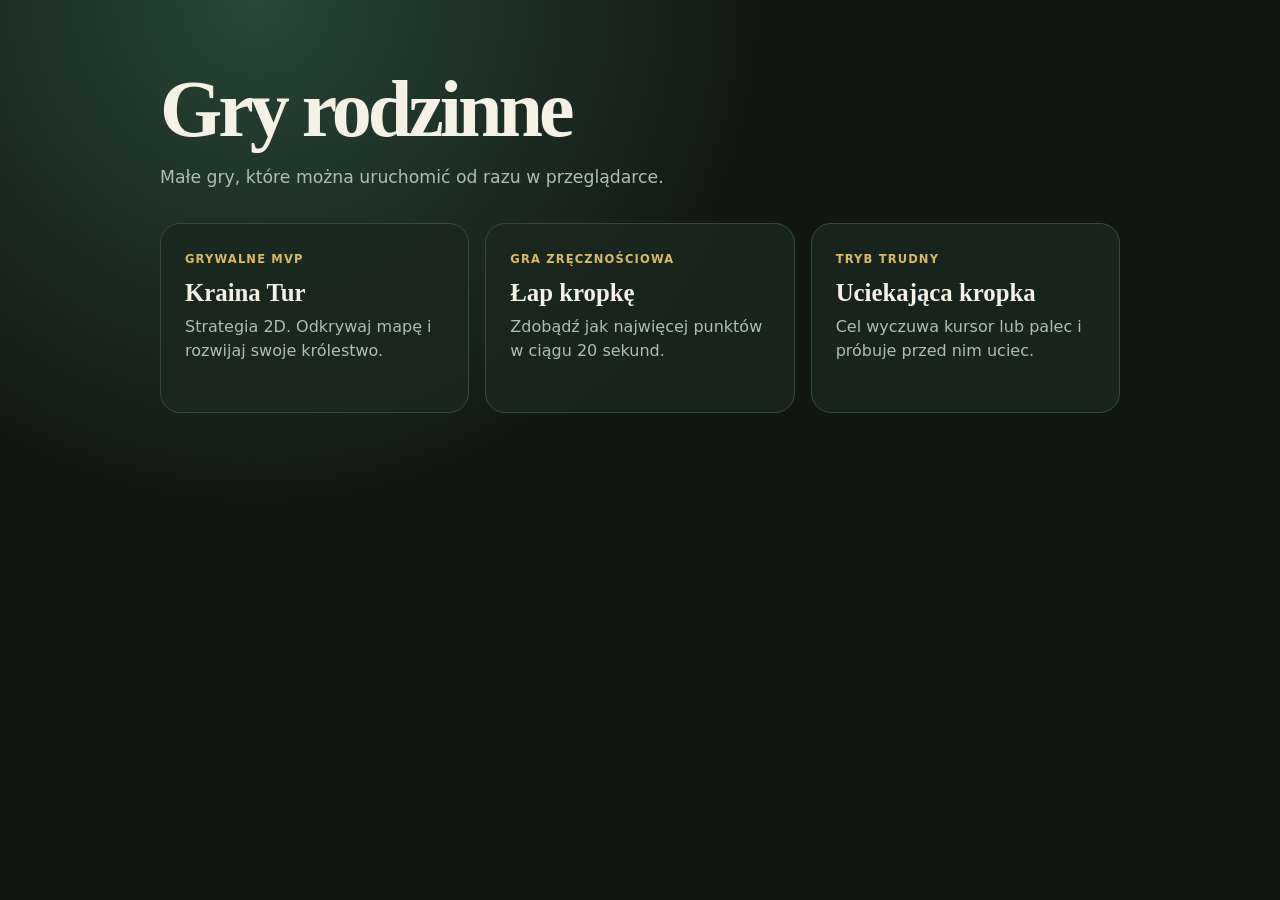
<file: index.html>
<!doctype html>
<html lang="pl">
  <head>
    <meta charset="UTF-8" />
    <meta name="viewport" content="width=device-width, initial-scale=1" />
    <title>Gry rodzinne</title>
    <style>
      :root {
        font-family: Inter, "Segoe UI", system-ui, sans-serif;
        background: #101713;
        color: #f5f1e4;
      }

      * {
        box-sizing: border-box;
      }

      body {
        min-height: 100vh;
        margin: 0;
        background:
          radial-gradient(circle at 20% 0%, #294638 0, transparent 38%),
          #101713;
      }

      main {
        width: min(960px, calc(100% - 32px));
        margin: 0 auto;
        padding: 64px 0;
      }

      h1 {
        margin: 0;
        font-family: Georgia, serif;
        font-size: clamp(2.5rem, 8vw, 5rem);
        letter-spacing: -0.05em;
      }

      .lead {
        max-width: 560px;
        margin: 12px 0 36px;
        color: #aebeb4;
        font-size: 1.08rem;
      }

      .games {
        display: grid;
        grid-template-columns: repeat(auto-fit, minmax(240px, 1fr));
        gap: 16px;
      }

      .game-card {
        min-height: 190px;
        padding: 24px;
        border: 1px solid #354a3e;
        border-radius: 20px;
        background: rgb(25 39 31 / 85%);
        color: inherit;
        text-decoration: none;
        transition: transform 150ms ease, border-color 150ms ease;
      }

      .game-card:hover {
        transform: translateY(-3px);
        border-color: #e2bd6c;
      }

      .game-card span {
        color: #d9b968;
        font-size: 0.72rem;
        font-weight: 800;
        letter-spacing: 0.1em;
        text-transform: uppercase;
      }

      .game-card h2 {
        margin: 12px 0 8px;
        font-family: Georgia, serif;
        font-size: 1.55rem;
      }

      .game-card p {
        margin: 0;
        color: #aebeb4;
        line-height: 1.5;
      }
    </style>
  </head>
  <body>
    <main>
      <h1>Gry rodzinne</h1>
      <p class="lead">Małe gry, które można uruchomić od razu w przeglądarce.</p>

      <section class="games" aria-label="Lista gier">
        <a class="game-card" href="./projekty/strategia-turowa/">
          <span>Grywalne MVP</span>
          <h2>Kraina Tur</h2>
          <p>Strategia 2D. Odkrywaj mapę i rozwijaj swoje królestwo.</p>
        </a>

        <a class="game-card" href="./projekty/lap-kropke/">
          <span>Gra zręcznościowa</span>
          <h2>Łap kropkę</h2>
          <p>Zdobądź jak najwięcej punktów w ciągu 20 sekund.</p>
        </a>

        <a class="game-card" href="./projekty/uciekajaca-kropka/">
          <span>Tryb trudny</span>
          <h2>Uciekająca kropka</h2>
          <p>Cel wyczuwa kursor lub palec i próbuje przed nim uciec.</p>
        </a>
      </section>
    </main>
  </body>
</html>
</file>
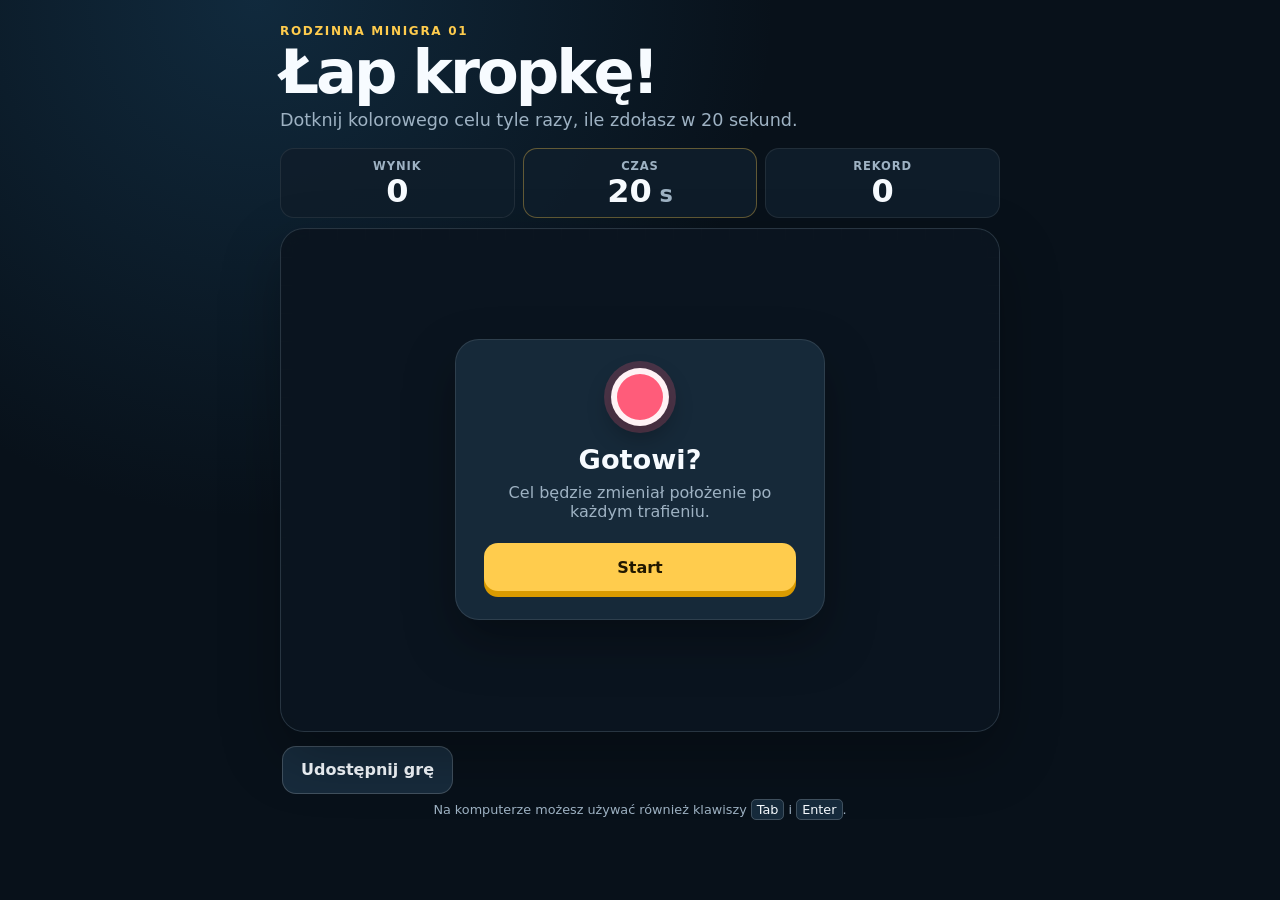
<file: projekty/lap-kropke/index.html>
<!doctype html>
<html lang="pl">
  <head>
    <meta charset="UTF-8" />
    <meta name="viewport" content="width=device-width, initial-scale=1, viewport-fit=cover" />
    <meta name="theme-color" content="#08111a" />
    <meta
      name="description"
      content="Łap kropkę — prosta rodzinna gra zręcznościowa działająca na telefonie i komputerze."
    />
    <title>Łap kropkę!</title>
    <link rel="stylesheet" href="style.css" />
    <script src="game.js" defer></script>
  </head>
  <body>
    <main class="app-shell">
      <header class="game-header">
        <p class="eyebrow">Rodzinna minigra 01</p>
        <h1>Łap kropkę!</h1>
        <p class="intro">Dotknij kolorowego celu tyle razy, ile zdołasz w 20 sekund.</p>
      </header>

      <section class="stats" aria-label="Wyniki gry">
        <div class="stat">
          <span class="stat-label">Wynik</span>
          <strong id="score">0</strong>
        </div>
        <div class="stat stat-time">
          <span class="stat-label">Czas</span>
          <strong><span id="time">20</span><small> s</small></strong>
        </div>
        <div class="stat">
          <span class="stat-label">Rekord</span>
          <strong id="bestScore">0</strong>
        </div>
      </section>

      <section id="arena" class="arena" aria-label="Pole gry">
        <div class="arena-grid" aria-hidden="true"></div>

        <button id="target" class="target" type="button" aria-label="Złap kropkę" hidden>
          <span aria-hidden="true"></span>
        </button>

        <div id="overlay" class="overlay">
          <div class="overlay-card">
            <div class="target-preview" aria-hidden="true"></div>
            <h2 id="overlayTitle">Gotowi?</h2>
            <p id="overlayText">Cel będzie zmieniał położenie po każdym trafieniu.</p>
            <button id="startButton" class="primary-button" type="button">Start</button>
          </div>
        </div>
      </section>

      <section class="actions" aria-label="Dodatkowe działania">
        <button id="shareButton" class="secondary-button" type="button">Udostępnij grę</button>
        <p id="shareStatus" class="share-status" aria-live="polite"></p>
      </section>

      <footer>
        <p>Na komputerze możesz używać również klawiszy <kbd>Tab</kbd> i <kbd>Enter</kbd>.</p>
      </footer>
    </main>
  </body>
</html>
</file>
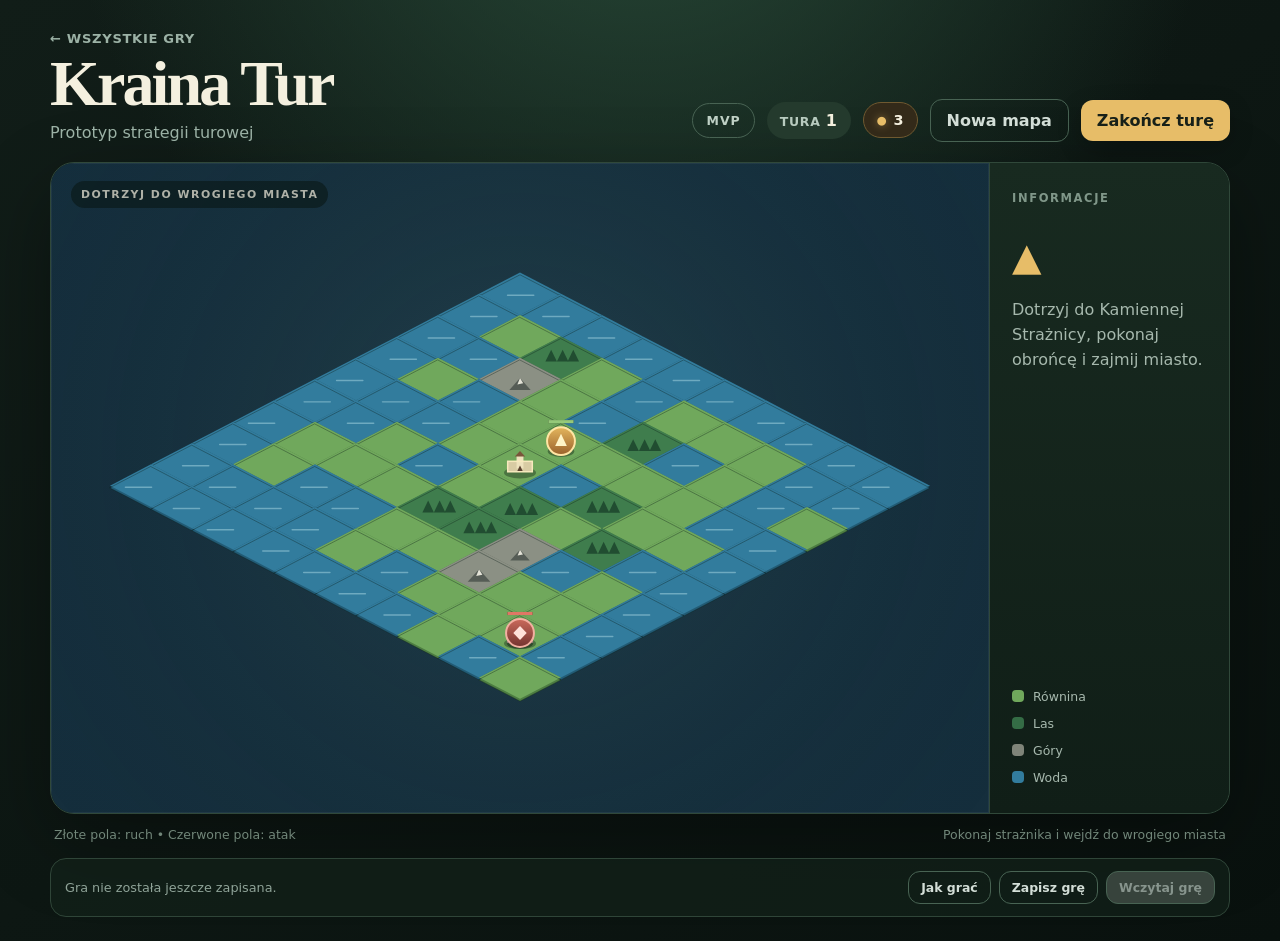
<file: projekty/strategia-turowa/index.html>
<!doctype html>
<html lang="pl">
  <head>
    <meta charset="UTF-8" />
    <meta name="viewport" content="width=device-width, initial-scale=1" />
    <meta name="theme-color" content="#17261f" />
    <meta
      name="description"
      content="Kraina Tur — grywalne MVP rodzinnej strategii turowej 2D."
    />
    <title>Kraina Tur — prototyp strategii</title>
    <link rel="stylesheet" href="./style.css" />
  </head>
  <body>
    <main class="game-shell">
      <header class="topbar">
        <div>
          <a class="back-link" href="../../">← Wszystkie gry</a>
          <h1>Kraina Tur</h1>
          <p class="subtitle">Prototyp strategii turowej</p>
        </div>

        <div class="topbar-actions">
          <span class="stage-badge">MVP</span>
          <span class="turn-badge">Tura <strong id="turn-number">1</strong></span>
          <span class="coin-badge" aria-live="polite">
            <i aria-hidden="true">●</i> <strong id="coin-count">3</strong>
          </span>
          <button id="new-map" class="secondary-button" type="button">Nowa mapa</button>
          <button id="end-turn" type="button">Zakończ turę</button>
        </div>
      </header>

      <section class="play-area" aria-label="Plansza gry">
        <div class="map-frame">
          <canvas
            id="game-map"
            role="img"
            aria-label="Izometryczna mapa. Kliknij lub dotknij pola, aby je wybrać."
          ></canvas>
          <div id="map-instruction" class="map-label">WYBIERZ JEDNOSTKĘ LUB STOLICĘ</div>
        </div>

        <aside class="info-panel" aria-live="polite">
          <p class="eyebrow">Informacje</p>
          <div id="selection-empty" class="empty-selection">
            <span class="selection-icon">▲</span>
            <p id="objective-text">Dotrzyj do Kamiennej Strażnicy, pokonaj obrońcę i zajmij miasto.</p>
          </div>

          <div id="unit-details" class="unit-details" hidden>
            <div class="unit-card">
              <div class="unit-portrait" aria-hidden="true">▲</div>
              <div>
                <strong>Zwiadowca</strong>
                <span id="unit-position">Pole 1, 1</span>
                <span id="unit-health">Życie 3/3</span>
              </div>
            </div>
            <p id="unit-status" class="unit-status">Gotowy do ruchu</p>
          </div>

          <div id="city-details" class="city-details" hidden>
            <div class="city-card">
              <div class="city-portrait" aria-hidden="true">♜</div>
              <div>
                <strong id="city-name">Zielony Gród</strong>
                <span id="city-level">Poziom 1</span>
                <span id="city-owner">Twoje miasto</span>
              </div>
            </div>
            <p id="city-income" class="city-income">Dochód: +2 monety na turę</p>
            <button id="upgrade-city" class="city-upgrade-button" type="button">
              Rozwiń miasto — 5 monet
            </button>
          </div>

          <div id="enemy-details" class="enemy-details" hidden>
            <div class="enemy-card">
              <div class="enemy-portrait" aria-hidden="true">◆</div>
              <div>
                <strong>Strażnik</strong>
                <span id="enemy-position">Pole 1, 1</span>
                <span id="enemy-health">Życie 3/3</span>
              </div>
            </div>
            <p class="enemy-status">Strażnik ściga zwiadowcę i atakuje, gdy znajdzie się na sąsiednim polu.</p>
          </div>

          <div id="result-details" class="result-details" hidden>
            <span id="result-icon" class="result-icon" aria-hidden="true">★</span>
            <strong id="result-title">Zwycięstwo</strong>
            <p id="result-message">Kamienna Strażnica należy do Ciebie.</p>
            <button id="restart-game" type="button">Zagraj ponownie</button>
          </div>

          <div id="selection-details" class="selection-details" hidden>
            <div id="terrain-swatch" class="terrain-swatch" aria-hidden="true"></div>
            <div>
              <strong id="terrain-name">Równina</strong>
              <span id="tile-coordinates">Pole 1, 1</span>
            </div>
          </div>

          <div class="legend" aria-label="Legenda mapy">
            <span><i class="legend-color plains"></i>Równina</span>
            <span><i class="legend-color forest"></i>Las</span>
            <span><i class="legend-color mountain"></i>Góry</span>
            <span><i class="legend-color water"></i>Woda</span>
          </div>
        </aside>
      </section>

      <footer class="game-footer">
        <span>Złote pola: ruch • Czerwone pola: atak</span>
        <span class="footer-tip">Pokonaj strażnika i wejdź do wrogiego miasta</span>
      </footer>

      <section class="save-bar" aria-label="Zapis gry">
        <p id="save-status" aria-live="polite">Gra nie została jeszcze zapisana.</p>
        <div class="save-actions">
          <button id="help-game" class="secondary-button" type="button">Jak grać</button>
          <button id="save-game" class="secondary-button" type="button">Zapisz grę</button>
          <button id="load-game" class="secondary-button" type="button" disabled>Wczytaj grę</button>
        </div>
      </section>
    </main>

    <dialog id="help-dialog" aria-labelledby="help-title">
      <div class="help-dialog-content">
        <header>
          <div>
            <p class="eyebrow">Zasady MVP</p>
            <h2 id="help-title">Jak grać</h2>
          </div>
          <form method="dialog">
            <button class="dialog-close" aria-label="Zamknij pomoc" type="submit">×</button>
          </form>
        </header>

        <ol class="help-steps">
          <li><strong>Rusz zwiadowcą</strong><span>Wybierz złote pole. Woda blokuje ruch.</span></li>
          <li><strong>Rozwijaj stolicę</strong><span>Miasto daje monety co turę. Rozwój zwiększa dochód.</span></li>
          <li><strong>Pokonaj strażnika</strong><span>Czerwone pole oznacza atak. Zwiadowca zadaje 2 obrażenia, strażnik 1.</span></li>
          <li><strong>Zdobądź miasto</strong><span>Po walce wejdź do Kamiennej Strażnicy, aby wygrać.</span></li>
        </ol>

        <div class="help-notes">
          <span>▲ Zwiadowca: 3 życia</span>
          <span>◆ Strażnik: 3 życia</span>
          <span>● Start: 3 monety</span>
        </div>

        <form method="dialog">
          <button class="dialog-confirm" type="submit">Rozumiem — zaczynam</button>
        </form>
      </div>
    </dialog>

    <script type="module" src="./src/game.js"></script>
  </body>
</html>
</file>
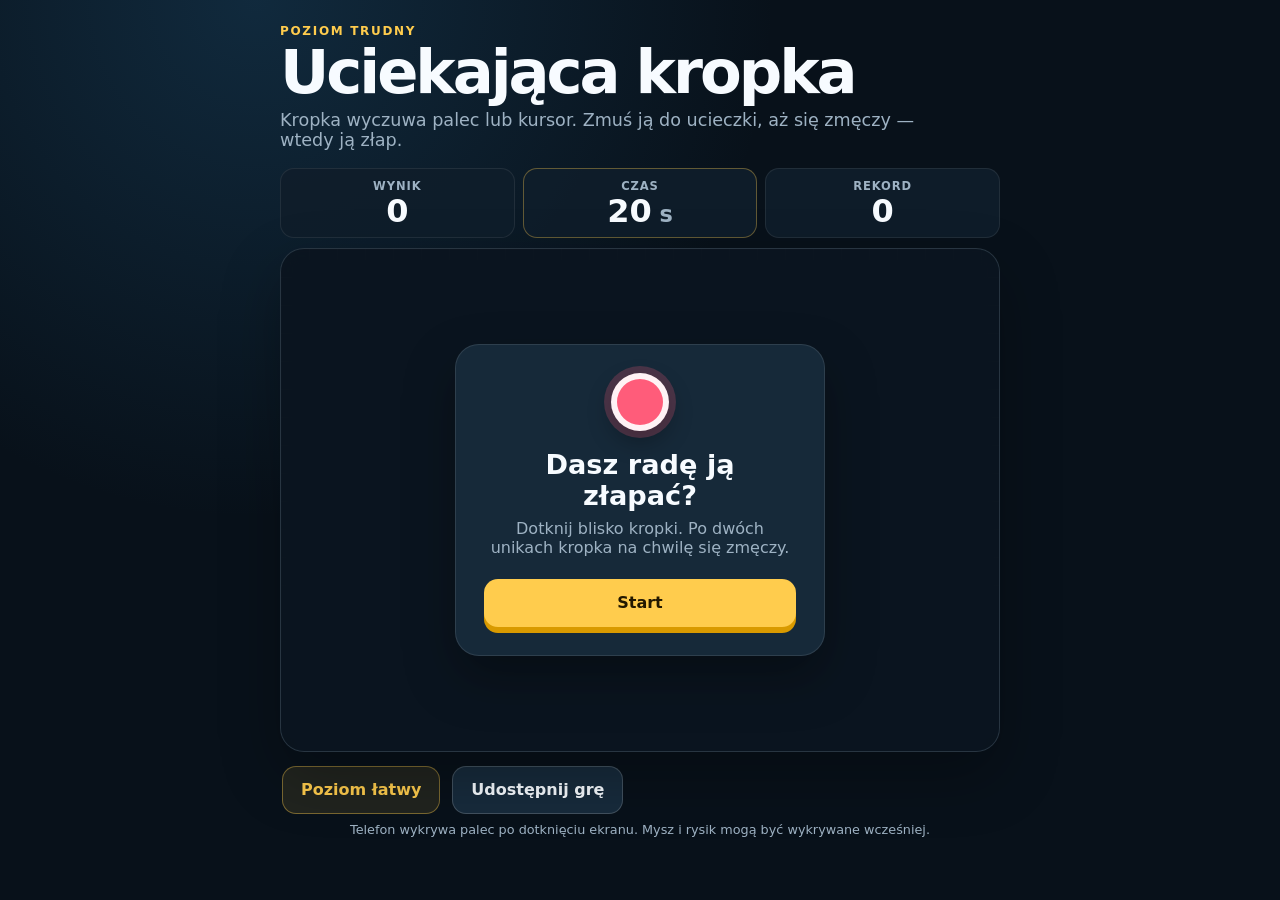
<file: projekty/uciekajaca-kropka/index.html>
<!doctype html>
<html lang="pl">
  <head>
    <meta charset="UTF-8" />
    <meta name="viewport" content="width=device-width, initial-scale=1, viewport-fit=cover" />
    <meta name="theme-color" content="#08111a" />
    <meta
      name="description"
      content="Uciekająca kropka — trudna gra zręcznościowa na telefon i komputer."
    />
    <title>Uciekająca kropka — poziom trudny</title>
    <link rel="stylesheet" href="../lap-kropke/style.css" />
    <link rel="stylesheet" href="hard.css" />
    <script src="game.js" defer></script>
  </head>
  <body>
    <main class="app-shell">
      <header class="game-header">
        <p class="eyebrow">Poziom trudny</p>
        <h1>Uciekająca kropka</h1>
        <p class="intro">Kropka wyczuwa palec lub kursor. Zmuś ją do ucieczki, aż się zmęczy — wtedy ją złap.</p>
      </header>

      <section class="stats" aria-label="Wyniki gry">
        <div class="stat">
          <span class="stat-label">Wynik</span>
          <strong id="score">0</strong>
        </div>
        <div class="stat stat-time">
          <span class="stat-label">Czas</span>
          <strong><span id="time">20</span><small> s</small></strong>
        </div>
        <div class="stat">
          <span class="stat-label">Rekord</span>
          <strong id="bestScore">0</strong>
        </div>
      </section>

      <section id="arena" class="arena hard-arena" aria-label="Pole gry">
        <div class="arena-grid" aria-hidden="true"></div>

        <button id="target" class="target fleeing-target" type="button" aria-label="Złap kropkę" hidden>
          <span aria-hidden="true"></span>
        </button>

        <p id="gameStatus" class="game-status" aria-live="polite"></p>

        <div id="overlay" class="overlay">
          <div class="overlay-card">
            <div class="target-preview" aria-hidden="true"></div>
            <h2 id="overlayTitle">Dasz radę ją złapać?</h2>
            <p id="overlayText">Dotknij blisko kropki. Po dwóch unikach kropka na chwilę się zmęczy.</p>
            <button id="startButton" class="primary-button" type="button">Start</button>
          </div>
        </div>
      </section>

      <section class="actions" aria-label="Dodatkowe działania">
        <a class="secondary-button mode-link" href="../lap-kropke/">Poziom łatwy</a>
        <button id="shareButton" class="secondary-button" type="button">Udostępnij grę</button>
        <p id="shareStatus" class="share-status" aria-live="polite"></p>
      </section>

      <footer>
        <p>Telefon wykrywa palec po dotknięciu ekranu. Mysz i rysik mogą być wykrywane wcześniej.</p>
      </footer>
    </main>
  </body>
</html>
</file>
<file: projekty/lap-kropke/style.css>
:root {
  color-scheme: dark;
  font-family:
    Inter, ui-rounded, "Segoe UI", system-ui, -apple-system, BlinkMacSystemFont, sans-serif;
  font-synthesis: none;
  --background: #08111a;
  --surface: #101e2b;
  --surface-light: #172b3c;
  --text: #f7fbff;
  --muted: #9eb2c3;
  --accent: #ffcc4d;
  --accent-dark: #d99a00;
  --target-color: #ff5c7a;
}

* {
  box-sizing: border-box;
}

[hidden] {
  display: none !important;
}

body {
  min-width: 320px;
  min-height: 100vh;
  min-height: 100dvh;
  margin: 0;
  background:
    radial-gradient(circle at 20% 0%, rgba(36, 99, 142, 0.3), transparent 38%),
    var(--background);
  color: var(--text);
}

button {
  font: inherit;
}

button:focus-visible {
  outline: 4px solid rgba(255, 204, 77, 0.55);
  outline-offset: 4px;
}

.app-shell {
  width: min(100% - 24px, 720px);
  margin: 0 auto;
  padding: max(24px, env(safe-area-inset-top)) 0 max(24px, env(safe-area-inset-bottom));
}

.game-header {
  margin-bottom: 18px;
}

.eyebrow {
  margin: 0 0 6px;
  color: var(--accent);
  font-size: 0.75rem;
  font-weight: 800;
  letter-spacing: 0.14em;
  text-transform: uppercase;
}

h1,
h2,
p {
  margin-top: 0;
}

h1 {
  margin-bottom: 8px;
  font-size: clamp(2rem, 8vw, 3.8rem);
  line-height: 0.95;
  letter-spacing: -0.05em;
}

.intro {
  max-width: 42rem;
  margin-bottom: 0;
  color: var(--muted);
  font-size: clamp(0.95rem, 3vw, 1.1rem);
}

.stats {
  display: grid;
  grid-template-columns: repeat(3, 1fr);
  gap: 8px;
  margin-bottom: 10px;
}

.stat {
  min-width: 0;
  padding: 10px 12px;
  border: 1px solid rgba(255, 255, 255, 0.08);
  border-radius: 14px;
  background: rgba(16, 30, 43, 0.92);
  text-align: center;
}

.stat-time {
  border-color: rgba(255, 204, 77, 0.35);
}

.stat-label {
  display: block;
  margin-bottom: 2px;
  color: var(--muted);
  font-size: 0.72rem;
  font-weight: 700;
  letter-spacing: 0.08em;
  text-transform: uppercase;
}

.stat strong {
  font-size: clamp(1.35rem, 6vw, 2rem);
  line-height: 1;
  font-variant-numeric: tabular-nums;
}

.stat small {
  color: var(--muted);
  font-size: 0.7em;
}

.arena {
  position: relative;
  height: clamp(360px, 56dvh, 600px);
  min-height: 360px;
  overflow: hidden;
  border: 1px solid rgba(255, 255, 255, 0.1);
  border-radius: 24px;
  background: var(--surface);
  box-shadow: 0 24px 60px rgba(0, 0, 0, 0.28);
  isolation: isolate;
  touch-action: manipulation;
  user-select: none;
}

.arena-grid {
  position: absolute;
  inset: 0;
  z-index: -1;
  background-image:
    linear-gradient(rgba(255, 255, 255, 0.035) 1px, transparent 1px),
    linear-gradient(90deg, rgba(255, 255, 255, 0.035) 1px, transparent 1px);
  background-size: 28px 28px;
  mask-image: linear-gradient(to bottom, black, transparent 110%);
}

.target {
  position: absolute;
  z-index: 2;
  width: 72px;
  height: 72px;
  padding: 0;
  border: 0;
  border-radius: 50%;
  background: transparent;
  cursor: pointer;
  -webkit-tap-highlight-color: transparent;
}

.target span,
.target-preview {
  display: block;
  width: 100%;
  height: 100%;
  border: 6px solid rgba(255, 255, 255, 0.92);
  border-radius: 50%;
  background: var(--target-color);
  box-shadow:
    0 0 0 7px color-mix(in srgb, var(--target-color) 22%, transparent),
    0 10px 24px rgba(0, 0, 0, 0.32);
  transition: background-color 120ms ease;
}

.target:active span {
  transform: scale(0.9);
}

.target.hit span {
  animation: target-hit 180ms ease-out;
}

@keyframes target-hit {
  50% {
    transform: scale(1.22);
  }
}

.overlay {
  position: absolute;
  inset: 0;
  z-index: 3;
  display: grid;
  place-items: center;
  padding: 20px;
  background: rgba(8, 17, 26, 0.64);
  backdrop-filter: blur(8px);
}

.overlay-card {
  width: min(100%, 370px);
  padding: 28px;
  border: 1px solid rgba(255, 255, 255, 0.1);
  border-radius: 24px;
  background: rgba(23, 43, 60, 0.96);
  box-shadow: 0 22px 50px rgba(0, 0, 0, 0.35);
  text-align: center;
}

.target-preview {
  width: 58px;
  height: 58px;
  margin: 0 auto 18px;
}

.overlay-card h2 {
  margin-bottom: 8px;
  font-size: 1.7rem;
}

.overlay-card p {
  margin-bottom: 22px;
  color: var(--muted);
}

.primary-button,
.secondary-button,
.mode-link {
  min-height: 48px;
  border-radius: 14px;
  font-weight: 800;
  cursor: pointer;
}

.primary-button {
  width: 100%;
  border: 0;
  background: var(--accent);
  color: #221800;
  box-shadow: 0 6px 0 var(--accent-dark);
}

.primary-button:active {
  transform: translateY(3px);
  box-shadow: 0 3px 0 var(--accent-dark);
}

.actions {
  display: flex;
  align-items: center;
  gap: 12px;
  min-height: 66px;
  padding: 10px 2px 0;
}

.secondary-button {
  flex: 0 0 auto;
  padding: 0 18px;
  border: 1px solid rgba(255, 255, 255, 0.18);
  background: var(--surface-light);
  color: var(--text);
}

.mode-link {
  display: grid;
  place-items: center;
  padding: 0 18px;
  border: 1px solid rgba(255, 204, 77, 0.4);
  background: rgba(255, 204, 77, 0.1);
  color: var(--accent);
  text-decoration: none;
}

.share-status {
  margin: 0;
  color: var(--muted);
  font-size: 0.85rem;
}

footer {
  color: var(--muted);
  font-size: 0.8rem;
  text-align: center;
}

footer p {
  margin: 4px 0 0;
}

kbd {
  padding: 2px 5px;
  border: 1px solid rgba(255, 255, 255, 0.18);
  border-radius: 5px;
  background: var(--surface-light);
  color: var(--text);
  font: inherit;
}

@media (max-width: 430px) {
  .app-shell {
    width: min(100% - 16px, 720px);
    padding-top: max(16px, env(safe-area-inset-top));
  }

  .game-header {
    margin-bottom: 12px;
  }

  .target {
    width: 66px;
    height: 66px;
  }

  .arena {
    border-radius: 20px;
  }

  .overlay-card {
    padding: 24px;
  }

  .actions {
    flex-wrap: wrap;
  }

  .share-status {
    flex-basis: 100%;
  }

  footer {
    display: none;
  }
}

@media (prefers-reduced-motion: reduce) {
  *,
  *::before,
  *::after {
    scroll-behavior: auto !important;
    animation-duration: 0.01ms !important;
    animation-iteration-count: 1 !important;
    transition-duration: 0.01ms !important;
  }
}
</file>
<file: projekty/strategia-turowa/style.css>
:root {
  color-scheme: dark;
  font-family:
    Inter, ui-rounded, "Segoe UI", system-ui, -apple-system, BlinkMacSystemFont,
    sans-serif;
  background: #0d1713;
  color: #f4f0df;
  font-synthesis: none;
}

* {
  box-sizing: border-box;
}

body {
  min-width: 320px;
  min-height: 100vh;
  margin: 0;
  background:
    radial-gradient(circle at 50% -20%, #294b39 0, transparent 45%),
    linear-gradient(145deg, #111d18 0%, #09110e 100%);
}

button,
a {
  -webkit-tap-highlight-color: transparent;
}

.game-shell {
  width: min(1180px, calc(100% - 32px));
  margin: 0 auto;
  padding: 28px 0 24px;
}

.topbar {
  display: flex;
  align-items: flex-end;
  justify-content: space-between;
  gap: 24px;
  margin-bottom: 20px;
}

.back-link {
  display: inline-block;
  margin-bottom: 8px;
  color: #9cb2a6;
  font-size: 0.82rem;
  font-weight: 700;
  letter-spacing: 0.05em;
  text-decoration: none;
  text-transform: uppercase;
}

.back-link:hover {
  color: #f4f0df;
}

h1 {
  margin: 0;
  font-family: Georgia, "Times New Roman", serif;
  font-size: clamp(2.25rem, 6vw, 4rem);
  font-weight: 700;
  letter-spacing: -0.045em;
  line-height: 0.95;
}

.subtitle {
  margin: 8px 0 0;
  color: #9cb2a6;
}

.topbar-actions {
  display: flex;
  align-items: center;
  flex-wrap: wrap;
  justify-content: flex-end;
  gap: 12px;
}

.stage-badge {
  border: 1px solid #486353;
  border-radius: 999px;
  padding: 9px 13px;
  color: #bfd0c5;
  font-size: 0.78rem;
  font-weight: 800;
  letter-spacing: 0.08em;
  text-transform: uppercase;
}

.turn-badge {
  border-radius: 999px;
  padding: 9px 13px;
  background: #243a2d;
  color: #b8cbbf;
  font-size: 0.78rem;
  font-weight: 800;
  letter-spacing: 0.06em;
  text-transform: uppercase;
}

.turn-badge strong {
  color: #f4f0df;
  font-size: 1rem;
}

.coin-badge {
  display: inline-flex;
  align-items: center;
  gap: 7px;
  border: 1px solid #6f5930;
  border-radius: 999px;
  padding: 9px 13px;
  background: #332a19;
  color: #f4f0df;
  font-size: 0.9rem;
  font-weight: 800;
}

.coin-badge i {
  color: #e7bd68;
  font-size: 0.72rem;
  font-style: normal;
  text-shadow: 0 0 8px rgb(231 189 104 / 45%);
}

button {
  border: 0;
  border-radius: 12px;
  padding: 11px 16px;
  background: #e7bd68;
  color: #172018;
  cursor: pointer;
  font: inherit;
  font-weight: 800;
  box-shadow: 0 8px 24px rgb(0 0 0 / 20%);
  transition:
    background 150ms ease,
    transform 150ms ease;
}

button:hover {
  background: #f3cf84;
  transform: translateY(-1px);
}

button:active {
  transform: translateY(1px);
}

.secondary-button {
  border: 1px solid #486353;
  background: transparent;
  color: #d3ded7;
  box-shadow: none;
}

.secondary-button:hover {
  background: #243a2d;
}

button:focus-visible,
.back-link:focus-visible {
  outline: 3px solid #fff4c7;
  outline-offset: 3px;
}

.play-area {
  display: grid;
  grid-template-columns: minmax(0, 1fr) 240px;
  overflow: hidden;
  border: 1px solid #30483a;
  border-radius: 24px;
  background: #122119;
  box-shadow: 0 28px 80px rgb(0 0 0 / 32%);
}

.map-frame {
  position: relative;
  min-width: 0;
  min-height: 650px;
  overflow: hidden;
  background:
    linear-gradient(rgb(8 18 23 / 15%), rgb(8 18 23 / 15%)),
    #173343;
}

.map-frame::after {
  position: absolute;
  inset: 0;
  border: 1px solid rgb(255 255 255 / 5%);
  pointer-events: none;
  content: "";
}

#game-map {
  position: absolute;
  inset: 0;
  display: block;
  width: 100%;
  height: 100%;
  cursor: crosshair;
  touch-action: manipulation;
}

.map-label {
  position: absolute;
  top: 18px;
  left: 20px;
  border-radius: 999px;
  padding: 7px 10px;
  background: rgb(8 20 17 / 55%);
  color: rgb(244 240 223 / 70%);
  font-size: 0.68rem;
  font-weight: 800;
  letter-spacing: 0.14em;
  pointer-events: none;
}

.info-panel {
  display: flex;
  min-height: 100%;
  flex-direction: column;
  padding: 28px 22px;
  border-left: 1px solid #30483a;
  background: linear-gradient(180deg, #182a20 0%, #101e17 100%);
}

.eyebrow {
  margin: 0 0 22px;
  color: #809789;
  font-size: 0.72rem;
  font-weight: 800;
  letter-spacing: 0.14em;
  text-transform: uppercase;
}

.empty-selection {
  color: #a6b8ad;
  line-height: 1.55;
}

.empty-selection[hidden] {
  display: none;
}

.empty-selection p {
  margin: 12px 0 0;
}

.selection-icon {
  color: #e7bd68;
  font-size: 2.4rem;
}

.selection-details {
  align-items: center;
  gap: 12px;
}

.selection-details:not([hidden]) {
  display: flex;
}

.selection-details strong,
.selection-details span {
  display: block;
}

.selection-details strong {
  font-family: Georgia, "Times New Roman", serif;
  font-size: 1.35rem;
}

.unit-details {
  display: grid;
  gap: 16px;
}

.unit-details[hidden] {
  display: none;
}

.unit-card {
  display: flex;
  align-items: center;
  gap: 12px;
}

.unit-card strong,
.unit-card span {
  display: block;
}

.unit-card strong {
  font-family: Georgia, "Times New Roman", serif;
  font-size: 1.35rem;
}

.unit-card span {
  margin-top: 4px;
  color: #9cb2a6;
  font-size: 0.85rem;
}

.unit-portrait {
  display: grid;
  width: 50px;
  height: 50px;
  flex: 0 0 50px;
  place-items: center;
  border: 2px solid #f3d68d;
  border-radius: 50%;
  background: #b67e35;
  color: #fff4c7;
  box-shadow: inset 0 -8px 14px rgb(0 0 0 / 18%);
}

.unit-status {
  margin: 0;
  border: 1px solid #415b4b;
  border-radius: 12px;
  padding: 12px;
  background: rgb(26 48 36 / 70%);
  color: #bcd0c3;
  font-size: 0.84rem;
  line-height: 1.45;
}

.unit-status.moved {
  border-color: #62543a;
  background: rgb(66 52 30 / 55%);
  color: #d8c59f;
}

.city-details {
  display: grid;
  gap: 16px;
}

.city-details[hidden] {
  display: none;
}

.city-card {
  display: flex;
  align-items: center;
  gap: 12px;
}

.city-card strong,
.city-card span {
  display: block;
}

.city-card strong {
  font-family: Georgia, "Times New Roman", serif;
  font-size: 1.25rem;
}

.city-card span {
  margin-top: 4px;
  color: #9cb2a6;
  font-size: 0.85rem;
}

.city-portrait {
  display: grid;
  width: 50px;
  height: 50px;
  flex: 0 0 50px;
  place-items: center;
  border: 2px solid #d3c7a6;
  border-radius: 14px;
  background: #72664d;
  color: #fff5d9;
  font-size: 1.45rem;
  box-shadow: inset 0 -8px 14px rgb(0 0 0 / 16%);
}

.city-income {
  margin: 0;
  border: 1px solid #415b4b;
  border-radius: 12px;
  padding: 11px 12px;
  background: rgb(26 48 36 / 70%);
  color: #bcd0c3;
  font-size: 0.82rem;
  line-height: 1.45;
}

.city-upgrade-button {
  width: 100%;
  padding-inline: 10px;
  font-size: 0.8rem;
}

.city-upgrade-button[hidden] {
  display: none;
}

.enemy-details,
.result-details {
  display: grid;
  gap: 16px;
}

.enemy-details[hidden],
.result-details[hidden] {
  display: none;
}

.enemy-card {
  display: flex;
  align-items: center;
  gap: 12px;
}

.enemy-card strong,
.enemy-card span {
  display: block;
}

.enemy-card strong {
  font-family: Georgia, "Times New Roman", serif;
  font-size: 1.25rem;
}

.enemy-card span {
  margin-top: 4px;
  color: #c8a9a2;
  font-size: 0.82rem;
}

.enemy-portrait {
  display: grid;
  width: 50px;
  height: 50px;
  flex: 0 0 50px;
  place-items: center;
  border: 2px solid #e3a090;
  border-radius: 50%;
  background: #843e36;
  color: #ffe1d9;
  font-size: 1.35rem;
  box-shadow: inset 0 -8px 14px rgb(0 0 0 / 18%);
}

.enemy-status {
  margin: 0;
  border: 1px solid #704941;
  border-radius: 12px;
  padding: 12px;
  background: rgb(77 38 32 / 45%);
  color: #d8b9b1;
  font-size: 0.82rem;
  line-height: 1.45;
}

.result-details {
  align-content: start;
  text-align: center;
}

.result-icon {
  color: #e7bd68;
  font-size: 3rem;
  line-height: 1;
}

.result-details strong {
  font-family: Georgia, "Times New Roman", serif;
  font-size: 1.6rem;
}

.result-details p {
  margin: 0;
  color: #b8c8be;
  line-height: 1.5;
}

.result-details.defeat .result-icon {
  color: #d67c6a;
}

button:disabled {
  background: #37433c;
  color: #87948d;
  cursor: not-allowed;
  box-shadow: none;
  transform: none;
}

.selection-details span {
  margin-top: 4px;
  color: #9cb2a6;
  font-size: 0.85rem;
}

.terrain-swatch {
  width: 50px;
  height: 50px;
  flex: 0 0 50px;
  border: 2px solid rgb(255 255 255 / 24%);
  border-radius: 14px;
  background: #6ba85d;
  box-shadow: inset 0 -8px 14px rgb(0 0 0 / 12%);
}

.legend {
  display: grid;
  gap: 12px;
  margin-top: auto;
  padding-top: 32px;
  color: #a6b8ad;
  font-size: 0.78rem;
}

.legend span {
  display: flex;
  align-items: center;
  gap: 9px;
}

.legend-color {
  width: 12px;
  height: 12px;
  border-radius: 4px;
}

.plains {
  background: #70a85c;
}

.forest {
  background: #346c45;
}

.mountain {
  background: #7f8479;
}

.water {
  background: #327c9d;
}

.game-footer {
  display: flex;
  justify-content: space-between;
  gap: 16px;
  padding: 13px 4px 0;
  color: #718679;
  font-size: 0.78rem;
}

.save-bar {
  display: flex;
  align-items: center;
  justify-content: space-between;
  gap: 16px;
  margin-top: 16px;
  border: 1px solid #2f4538;
  border-radius: 16px;
  padding: 12px 14px;
  background: rgb(18 33 25 / 75%);
}

.save-bar p {
  margin: 0;
  color: #8fa398;
  font-size: 0.8rem;
}

.save-actions {
  display: flex;
  gap: 8px;
}

.save-actions button {
  padding: 8px 12px;
  font-size: 0.78rem;
}

dialog {
  width: min(620px, calc(100% - 28px));
  max-height: calc(100vh - 28px);
  overflow: auto;
  border: 1px solid #486353;
  border-radius: 22px;
  padding: 0;
  background: #14251c;
  color: #f4f0df;
  box-shadow: 0 30px 100px rgb(0 0 0 / 55%);
}

dialog::backdrop {
  background: rgb(4 11 8 / 78%);
  backdrop-filter: blur(4px);
}

.help-dialog-content {
  padding: 28px;
}

.help-dialog-content > header {
  display: flex;
  align-items: flex-start;
  justify-content: space-between;
  gap: 20px;
}

.help-dialog-content h2 {
  margin: 0;
  font-family: Georgia, "Times New Roman", serif;
  font-size: 2.25rem;
}

.help-dialog-content .eyebrow {
  margin-bottom: 7px;
}

.dialog-close {
  width: 40px;
  height: 40px;
  padding: 0;
  border: 1px solid #486353;
  border-radius: 50%;
  background: transparent;
  color: #c7d3cc;
  box-shadow: none;
  font-size: 1.5rem;
}

.help-steps {
  display: grid;
  grid-template-columns: 1fr 1fr;
  gap: 12px;
  margin: 24px 0 18px;
  padding: 0;
  counter-reset: help-step;
  list-style: none;
}

.help-steps li {
  position: relative;
  min-height: 116px;
  border: 1px solid #344c3d;
  border-radius: 15px;
  padding: 17px 16px 15px 52px;
  background: #192e23;
  counter-increment: help-step;
}

.help-steps li::before {
  position: absolute;
  top: 15px;
  left: 15px;
  display: grid;
  width: 27px;
  height: 27px;
  place-items: center;
  border-radius: 50%;
  background: #e7bd68;
  color: #172018;
  content: counter(help-step);
  font-size: 0.78rem;
  font-weight: 900;
}

.help-steps strong,
.help-steps span {
  display: block;
}

.help-steps strong {
  margin-bottom: 7px;
  font-family: Georgia, "Times New Roman", serif;
  font-size: 1.05rem;
}

.help-steps span {
  color: #a8bbb0;
  font-size: 0.82rem;
  line-height: 1.45;
}

.help-notes {
  display: flex;
  flex-wrap: wrap;
  gap: 8px;
  margin-bottom: 20px;
}

.help-notes span {
  border-radius: 999px;
  padding: 7px 10px;
  background: #263c2f;
  color: #b8c9bf;
  font-size: 0.75rem;
}

.help-dialog-content > form:last-child {
  display: flex;
  justify-content: flex-end;
}

.dialog-confirm {
  min-width: 210px;
}

@media (max-width: 760px) {
  .game-shell {
    width: min(100% - 20px, 640px);
    padding-top: 18px;
  }

  .topbar {
    align-items: center;
    flex-wrap: wrap;
    margin-bottom: 14px;
  }

  .subtitle,
  .stage-badge {
    display: none;
  }

  .topbar-actions {
    display: grid;
    width: 100%;
    grid-template-columns: 1fr 1fr;
    gap: 8px;
  }

  .turn-badge,
  .coin-badge {
    justify-content: center;
  }

  .topbar-actions button {
    padding-inline: 10px;
  }

  .play-area {
    grid-template-columns: 1fr;
    border-radius: 18px;
  }

  .map-frame {
    min-height: min(68vh, 560px);
  }

  .info-panel {
    min-height: 150px;
    padding: 18px;
    border-top: 1px solid #30483a;
    border-left: 0;
  }

  .eyebrow {
    margin-bottom: 10px;
  }

  .empty-selection {
    display: flex;
    align-items: center;
    gap: 12px;
  }

  .unit-details {
    grid-template-columns: 1fr;
    align-items: center;
  }

  .city-details {
    grid-template-columns: 1fr;
  }

  .empty-selection p {
    margin: 0;
  }

  .legend {
    grid-template-columns: repeat(4, auto);
    justify-content: space-between;
    gap: 8px;
    padding-top: 20px;
  }

  .legend span {
    gap: 5px;
  }

  .game-footer {
    justify-content: center;
  }

  .save-bar {
    align-items: stretch;
    flex-direction: column;
    gap: 10px;
    margin-top: 12px;
  }

  .save-bar p {
    text-align: center;
  }

  .save-actions {
    display: grid;
    grid-template-columns: repeat(3, 1fr);
  }

  .save-actions button {
    padding-inline: 7px;
    font-size: 0.72rem;
  }

  .help-dialog-content {
    padding: 22px 18px;
  }

  .help-steps {
    grid-template-columns: 1fr;
  }

  .help-steps li {
    min-height: 0;
  }

  .dialog-confirm {
    width: 100%;
  }

  .footer-tip {
    display: none;
  }
}

@media (max-width: 440px) {
  h1 {
    font-size: 2.25rem;
  }

  .back-link {
    margin-bottom: 5px;
    font-size: 0.68rem;
  }

  button {
    padding: 10px 12px;
    font-size: 0.84rem;
  }

  .turn-badge {
    padding: 8px 10px;
    font-size: 0.68rem;
  }

  .map-frame {
    min-height: 430px;
  }

  .legend {
    grid-template-columns: repeat(2, 1fr);
  }
}

@media (prefers-reduced-motion: reduce) {
  button {
    transition: none;
  }
}
</file>
<file: projekty/uciekajaca-kropka/hard.css>
.hard-arena {
  touch-action: none;
}

.fleeing-target {
  will-change: left, top;
  transition:
    left 120ms cubic-bezier(0.2, 0.8, 0.2, 1),
    top 120ms cubic-bezier(0.2, 0.8, 0.2, 1);
}

.fleeing-target::after {
  position: absolute;
  inset: 0;
  display: grid;
  place-items: center;
  content: "";
  font-size: 1.9rem;
  pointer-events: none;
}

.fleeing-target.fleeing span {
  animation: target-flee 180ms ease-out;
}

.fleeing-target.exhausted {
  cursor: crosshair;
}

.fleeing-target.exhausted::after {
  content: "😵";
}

.fleeing-target.exhausted span {
  filter: saturate(0.55);
  animation: target-tired 420ms ease-in-out infinite alternate;
}

.game-status {
  position: absolute;
  right: 14px;
  bottom: 10px;
  z-index: 1;
  margin: 0;
  color: var(--muted);
  font-size: 0.78rem;
  font-weight: 700;
  pointer-events: none;
}

@keyframes target-flee {
  50% {
    transform: scale(0.82) rotate(-8deg);
  }
}

@keyframes target-tired {
  to {
    transform: scale(0.9);
  }
}

@media (prefers-reduced-motion: reduce) {
  .fleeing-target {
    transition: none;
  }
}
</file>
